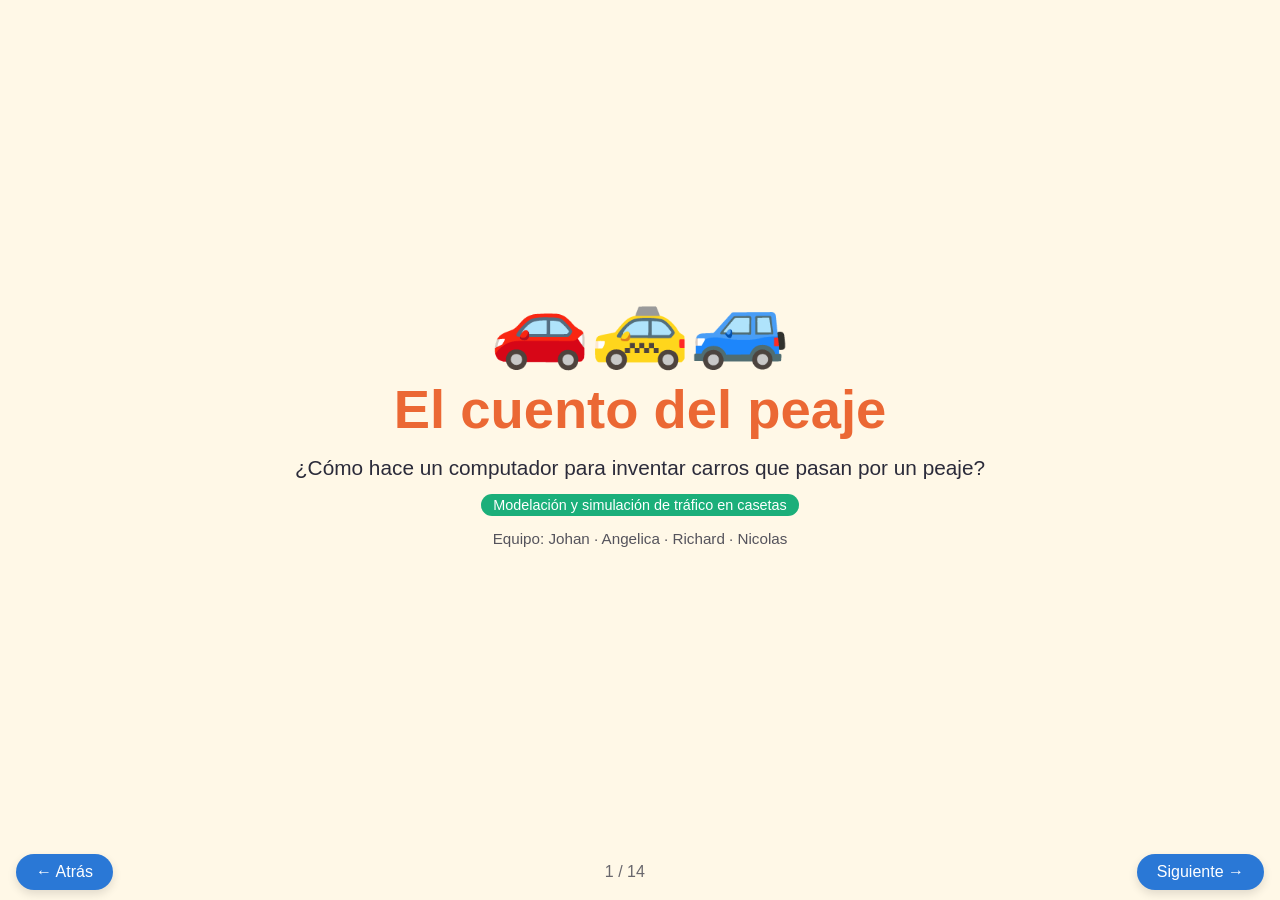
<file: El cuento del peaje (ampliada).html>
<!DOCTYPE html>
<html lang="es">
<head>
<meta charset="utf-8">
<meta name="viewport" content="width=device-width, initial-scale=1, viewport-fit=cover">
<title>El cuento del peaje</title>
<style>
:root{--bg:#fff8e7;--fg:#2b2b3a;--card:#fff;--a:#2a78d6;--b:#eb6834;--c:#1baf7a;--shadow:rgba(0,0,0,.12);box-sizing:border-box;padding-top:env(safe-area-inset-top,0px);padding-bottom:env(safe-area-inset-bottom,0px)}
@media (prefers-color-scheme:dark){:root:not([data-theme="light"]){--bg:#1d1d2b;--fg:#f4f1e8;--card:#2a2a3d;--shadow:rgba(0,0,0,.5)}}
:root[data-theme="dark"]{--bg:#1d1d2b;--fg:#f4f1e8;--card:#2a2a3d;--shadow:rgba(0,0,0,.5)}
html{scroll-padding-top:env(safe-area-inset-top,0px);height:100%}
*{box-sizing:border-box}
body{margin:0;height:100%;background:var(--bg);color:var(--fg);font-family:"Comic Sans MS","Chalkboard SE","Trebuchet MS",sans-serif;overflow:hidden}
.deck{height:100%;position:relative}
.slide{position:absolute;inset:0;display:none;flex-direction:column;align-items:center;justify-content:center;padding:20px 20px 84px;text-align:center;gap:12px;overflow-y:auto}
.slide.on{display:flex}
h1{font-size:clamp(2rem,6vw,3.4rem);margin:0;color:var(--b)}
h2{font-size:clamp(1.4rem,3.8vw,2.3rem);margin:0;color:var(--a)}
p{font-size:clamp(.95rem,2.1vw,1.3rem);max-width:820px;margin:0;line-height:1.4}
.big{font-size:clamp(2.6rem,8vw,5rem);line-height:1}
.row{display:flex;flex-wrap:wrap;gap:14px;justify-content:center;max-width:980px;width:100%}
.card{background:var(--card);border-radius:18px;padding:14px 18px;box-shadow:0 6px 16px var(--shadow);flex:1 1 220px;max-width:300px;font-size:clamp(.9rem,1.8vw,1.1rem)}
.card b{display:block;font-size:1.1em;margin-bottom:4px}
.tag{background:var(--c);color:#fff;border-radius:999px;padding:3px 12px;font-size:.9rem}
.who{background:var(--b);color:#fff;border-radius:999px;padding:3px 14px;font-size:.9rem}
.nerd{font-size:clamp(.78rem,1.6vw,.95rem);background:var(--card);border-left:6px solid var(--b);padding:8px 14px;border-radius:10px;max-width:860px;text-align:left}
code{font-family:Consolas,monospace;color:var(--b)}
.split{display:flex;flex-wrap:wrap;gap:16px;align-items:center;justify-content:center;max-width:1000px;width:100%}
.split>*{flex:1 1 300px}
.chart{background:var(--card);border-radius:18px;padding:8px;box-shadow:0 6px 16px var(--shadow)}
.chart svg{width:100%;height:auto;display:block;color:var(--fg)}
.chart small{display:block;opacity:.75;font-size:.8rem}
table{border-collapse:collapse;background:var(--card);border-radius:12px;overflow:hidden;font-size:clamp(.8rem,1.7vw,1rem)}
td,th{padding:6px 12px;border-bottom:1px solid var(--shadow)}
.ok{color:var(--c);font-weight:bold}.no{color:var(--b);font-weight:bold}
.tw{overflow-x:auto;max-width:100%}
.nav{position:fixed;left:0;right:0;bottom:0;padding:10px 16px calc(10px + env(safe-area-inset-bottom,0px));display:flex;justify-content:space-between;align-items:center;gap:10px;background:var(--bg)}
button{font:inherit;font-size:1rem;border:0;border-radius:999px;padding:9px 20px;background:var(--a);color:#fff;cursor:pointer;box-shadow:0 4px 10px var(--shadow)}
button.alt{background:var(--b);margin-top:6px}
#cnt{opacity:.7}
@page{size:landscape;margin:10mm}
@media print{
	:root{--bg:#fff;--fg:#222;--card:#fff;--shadow:rgba(0,0,0,.15)}
	html,body{height:auto;overflow:visible;background:#fff;color:#222}
	.deck{height:auto}
	.slide,.slide.on{display:flex!important;position:relative;inset:auto;width:100%;height:180mm;min-height:180mm;overflow:hidden;padding:10mm;break-after:page;page-break-after:always}
	.slide:last-child{break-after:auto;page-break-after:auto}
	.nav,button{display:none!important}
	.card,.chart,.nerd{box-shadow:none;border:1px solid #ddd}
}
</style>
</head>
<body>
<div class="deck">

<section class="slide on">
<div class="big">🚗🚕🚙</div>
<h1>El cuento del peaje</h1>
<p>¿Cómo hace un computador para inventar carros que pasan por un peaje?</p>
<span class="tag">Modelación y simulación de tráfico en casetas</span>
<p style="font-size:.95rem;opacity:.8">Equipo: Johan · Angelica · Richard · Nicolas</p>
</section>

<section class="slide">
<div class="big">🏗️</div>
<h2>El problema</h2>
<p>Queremos saber si un peaje necesita más cabinas, pero no podemos probarlo en la carretera de verdad. Entonces hacemos un peaje de mentiritas dentro del computador.</p>
<div class="row">
<div class="card"><b>📦 Los datos</b>Mock Traffic Data (Kaggle): 6 casetas; cada vez que pasa un carro se anota su placa y la hora.</div>
<div class="card"><b>🎯 La meta</b>Inventar carros que se comporten como los reales: cuándo llegan y cuánto tardan.</div>
</div>
<div class="nerd">Dataset de Bon Crowder (INFORMS 2019, flujo de costo mínimo en redes). Columnas: <code>id, plate_id, time_node_1 … time_node_6</code>.</div>
</section>

<section class="slide">
<span class="who">Johan</span>
<h2>Dos preguntas simples</h2>
<div class="row">
<div class="card"><div class="big" style="font-size:2.6rem">⏱️🚗</div><b>N: ¿cuántos carros llegan a la caseta 1 en un minuto?</b>Se cuentan de uno en uno: 0, 1, 2…<br><span class="tag">Discreta</span></div>
<div class="card"><div class="big" style="font-size:2.6rem">🛣️⌛</div><b>T: ¿cuánto tarda un carro de la caseta 1 a la 2?</b>Puede ser 9.5 o 10.2 minutos…<br><span class="tag">Continua</span></div>
</div>
</section>

<section class="slide">
<span class="who">Johan</span>
<h2>La caja de herramientas 🧰</h2>
<div class="row">
<div class="card"><b>pandas</b>La tabla de Excel del programador. Lee el CSV.</div>
<div class="card"><b>numpy</b>Cuentas rápidas con muchos números.</div>
<div class="card"><b>scipy.stats</b>Las distribuciones y las pruebas (KS, χ², Shapiro).</div>
<div class="card"><b>statsmodels</b>Prueba de Lilliefors para la normalidad.</div>
<div class="card"><b>matplotlib</b>Dibuja los histogramas y boxplots.</div>
<div class="card"><b>leer_datos()</b>Abre .csv o .zip y revisa que estén las 8 columnas, como un portero de la fiesta.</div>
</div>
<div class="nerd"><code>leer_datos</code> detecta el separador (<code>,</code> o <code>;</code>) con <code>sep=None</code>, limpia los nombres de columnas y lanza <code>ValueError</code> si faltan. Todas las pruebas usan α = 0.05.</div>
</section>

<section class="slide">
<span class="who">Angelica</span>
<h2>Carros por minuto: gana Poisson 🏆</h2>
<div class="split">
<div class="chart"><div id="c1"></div><small>Curva Poisson con λ ≈ 2.083 (teórica, dibujada aquí)</small></div>
<div>
<p>Poisson sirve para contar cosas raras que pasan una por una y sin avisar, como carros que llegan.</p>
<p style="margin-top:8px">Se comprobó así:</p>
<div class="nerd" style="margin-top:6px">• Media ≈ varianza (índice de dispersión ≈ 1)<br>• χ²: p ≈ 0.40, no rechaza<br>• Menor AIC con un solo parámetro<br>• Se descartó la binomial negativa: ajustaba igual, pero es más compleja</div>
</div>
</div>
</section>

<section class="slide">
<span class="who">Angelica</span>
<h2>Tiempo de recorrido: gana la Normal 🔔</h2>
<div class="split">
<div class="chart"><div id="c2"></div><small>Normal con μ ≈ 10.02 y σ ≈ 2.60 (teórica, dibujada aquí)</small></div>
<div>
<p>Si sumas muchos retrasos pequeñitos (semáforo, curva, moto lenta), sale una campana. Eso dice el Teorema del Límite Central.</p>
<div class="nerd" style="margin-top:8px">• Histograma simétrico, media ≈ mediana, Q-Q recto<br>• Shapiro, Lilliefors y otras pruebas: no rechazan<br>• Mejor en KS, χ², AIC y BIC; la Weibull queda a +17 de AIC<br>• Sin cola larga a la derecha, así que no hace falta lognormal</div>
</div>
</div>
</section>

<section class="slide">
<span class="who">Richard</span>
<h2>Paso 1: fabricar números al azar 🎲</h2>
<div class="split">
<div>
<p>Receta del generador propio (GCL): multiplica, suma y quédate con el sobrante. Repite y reparte entre m para tener números entre 0 y 1.</p>
<div class="nerd" style="margin-top:8px"><code>X(i+1) = (a·X(i) + c) mod m</code><br>a = 1664525, c = 1013904223, m = 2³²<br>Clase <code>GCL</code> con <code>aleatorio()</code> y <code>uniformes(n)</code> (excluye el 0 exacto por el log). Validado con 6 pruebas.</div>
</div>
<div class="chart"><div id="c3"></div><small>5 000 números del GCL: todas las barras deberían medir casi lo mismo</small><button class="alt" onclick="drawU()">🔁 Generar otros</button></div>
</div>
</section>

<section class="slide">
<span class="who">Richard</span>
<h2>Paso 2: del número al azar al nº de carros 🪜</h2>
<div class="split">
<div class="chart"><div id="c4"></div><small>Escalera de probabilidad acumulada de Poisson</small><button class="alt" onclick="drawInv()">🎯 Sortear U</button></div>
<div>
<p>Sale un número U entre 0 y 1. Lo miramos en la escalera: el escalón donde cae dice cuántos carros llegaron.</p>
<div class="nerd" style="margin-top:8px"><b>Transformada inversa discreta:</b> N = el menor k tal que F(k) ≥ U. La FDA de Poisson se calcula de forma recursiva: p(k+1) = p(k)·λ/(k+1).</div>
</div>
</div>
</section>

<section class="slide">
<span class="who">Richard</span>
<h2>Paso 3: del número al azar al tiempo ⌛</h2>
<div class="split">
<div>
<p>Con dos números al azar se arma un tiempo en forma de campana (Box–Muller). Si sale negativo lo botamos, porque no hay tiempos menores que 0.</p>
<div class="nerd" style="margin-top:8px">Z = √(−2·ln U1)·sen(2π·U2)<br>T = μ + σ·Z, con μ = 10.02 y σ = 2.60<br>Función <code>normal_box_muller()</code>, con rechazo de valores ≤ 0.</div>
</div>
<div class="chart"><div id="c5"></div><small>5 000 tiempos generados con nuestro GCL vs. la campana teórica</small><button class="alt" onclick="drawBM()">🔁 Generar otros</button></div>
</div>
</section>

<section class="slide">
<span class="who">Nicolas</span>
<h2>¿Los carros inventados se parecen a los reales? 🔬</h2>
<div class="tw"><table>
<tr><th>Prueba</th><th>Compara</th><th>Resultado</th></tr>
<tr><td>KS de dos muestras</td><td>real vs. simulado</td><td class="ok">No rechaza ✔</td></tr>
<tr><td>t de Welch</td><td>medias</td><td class="ok">No rechaza ✔</td></tr>
<tr><td>Levene</td><td>varianzas</td><td class="ok">No rechaza ✔</td></tr>
<tr><td>Shapiro–Wilk</td><td>¿lo simulado es normal?</td><td class="ok">No rechaza ✔</td></tr>
<tr><td>KS vs. Normal teórica (800 datos)</td><td>con esta semilla</td><td class="no">Rechaza (p ≈ 0.02) ✘</td></tr>
<tr><td>KS vs. Normal teórica (100 000 datos)</td><td>misma semilla</td><td class="ok">No rechaza (p ≈ 0.87) ✔</td></tr>
</table></div>
<p style="font-size:1rem">"No rechaza H₀" significa que no encontramos diferencias.</p>
</section>

<section class="slide">
<span class="who">Nicolas</span>
<div class="big">🍀</div>
<h2>La lección de la mala suerte</h2>
<p>Una prueba rechazó porque, con 800 datos, la media simulada salió un poquito baja (9.78 vs. 10.02 min). Es como lanzar una moneda 10 veces y que salgan 7 caras: pasa.</p>
<p>Con 100 000 datos el mismo generador pasa la prueba. Por eso una simulación se corre <b>varias veces (réplicas)</b>, no solo una.</p>
<div class="nerd">La probabilidad de que el truncamiento en 0 actúe es ≈ 6 en 100 000: garantiza tiempos posibles sin cambiar la distribución.</div>
</section>

<section class="slide">
<span class="who">Nicolas</span>
<h2>Conclusiones y límites</h2>
<div class="row">
<div class="card"><b>✅ Lo logrado</b>Llegadas ~ Poisson(2.08/min) y tiempos ~ Normal(10.02, 2.60), generadas con GCL propio, transformada inversa y Box–Muller.</div>
<div class="card"><b>🧩 Para qué sirve</b>Es el motor de una simulación de colas (M/G/c): cuántas cabinas abrir, cuánta fila habrá, qué pasa con +20 % de carros.</div>
<div class="card"><b>⚠️ Límites</b>Datos mock de un solo día; λ constante (sin horas pico); no distingue tipos de vehículo; solo el tramo 1→2.</div>
</div>
</section>

<section class="slide">
<div class="big">👌</div>
<h1>¡Gracias!</h1>
<p>¿Preguntas?</p>
</section>

<section class="slide">
<div class="big">🙌</div>
<h1>Referencias</h1>
<p>https://colab.research.google.com/drive/1DNazXU6mfM3LJAEhGmxxbEI94P0FJyM-?usp=sharing</p>
<p>https://www.kaggle.com/datasets/mathfour/mock-traffic-data?resource=download</p>
</section>

</div>
<div class="nav"><button id="prev">← Atrás</button><span id="cnt"></span><button id="next">Siguiente →</button></div>
<script>
var s=document.querySelectorAll('.slide'),i=0,cnt=document.getElementById('cnt');
function go(n){i=Math.max(0,Math.min(s.length-1,n));s.forEach(function(e,k){e.classList.toggle('on',k===i)});cnt.textContent=(i+1)+' / '+s.length}
document.getElementById('prev').onclick=function(){go(i-1)};
document.getElementById('next').onclick=function(){go(i+1)};
document.addEventListener('keydown',function(e){if(e.key==='ArrowRight'||e.key===' ')go(i+1);if(e.key==='ArrowLeft')go(i-1)});
function gcl(seed){var x=seed%4294967296;return function(){x=(1664525*x+1013904223)%4294967296;return x/4294967296}}
function nz(r){var u;do{u=r()}while(u===0);return u}
var A='#2a78d6',B='#eb6834';
// helper de dibujo: o.bars=[[x0,x1,h]], o.line=[[x,y]], o.vline=x
function chart(id,o){var W=600,H=260,m=34,sx=function(x){return m+(x-o.x0)/(o.x1-o.x0)*(W-2*m)},sy=function(y){return H-m-y/o.ymax*(H-2*m)},t='<svg viewBox="0 0 '+W+' '+H+'"><line x1="'+m+'" y1="'+(H-m)+'" x2="'+(W-m)+'" y2="'+(H-m)+'" stroke="currentColor" opacity=".5"/>';
(o.bars||[]).forEach(function(b){t+='<rect x="'+(sx(b[0])+1)+'" y="'+sy(b[2])+'" width="'+Math.max(1,sx(b[1])-sx(b[0])-2)+'" height="'+(H-m-sy(b[2]))+'" fill="'+(o.col||A)+'" opacity=".7"/>'});
if(o.line)t+='<polyline fill="none" stroke="'+(o.lcol||B)+'" stroke-width="3" points="'+o.line.map(function(p){return sx(p[0]).toFixed(1)+','+sy(p[1]).toFixed(1)}).join(' ')+'"/>';
if(o.vline!=null)t+='<line x1="'+m+'" y1="'+sy(o.vline)+'" x2="'+(W-m)+'" y2="'+sy(o.vline)+'" stroke="'+B+'" stroke-dasharray="6 4" stroke-width="2"/>';
o.ticks.forEach(function(k){t+='<text x="'+sx(k)+'" y="'+(H-12)+'" font-size="13" text-anchor="middle" fill="currentColor">'+k+'</text>'});
document.getElementById(id).innerHTML=t+'</svg>'}
var lam=2.083,pm=[Math.exp(-lam)];for(var k=1;k<=12;k++)pm.push(pm[k-1]*lam/k);
chart('c1',{x0:0,x1:10,ymax:.3,bars:pm.slice(0,10).map(function(p,k){return[k,k+1,p]}),ticks:[0,1,2,3,4,5,6,7,8,9]});
function npdf(x,m,sd){return Math.exp(-.5*Math.pow((x-m)/sd,2))/(sd*Math.sqrt(2*Math.PI))}
var mu=10.02,sd=2.6,nl=[];for(var x=0;x<=20;x+=.25)nl.push([x,npdf(x,mu,sd)]);
chart('c2',{x0:0,x1:20,ymax:.17,line:nl,lcol:A,ticks:[0,5,10,15,20]});
function drawU(){var r=gcl(Math.floor(Math.random()*1e9)),c=new Array(10).fill(0);for(var n=0;n<5000;n++)c[Math.floor(nz(r)*10)]++;
chart('c3',{x0:0,x1:1,ymax:1.6,bars:c.map(function(v,k){return[k/10,(k+1)/10,v/500]}),line:[[0,1],[1,1]],ticks:[0,.5,1]})}
var cdf=[],ac=0;pm.forEach(function(p){ac+=p;cdf.push(ac)});
function drawInv(){var u=nz(gcl(Math.floor(Math.random()*1e9))),n=0;while(cdf[n]<u)n++;
var bars=cdf.slice(0,10).map(function(F,k){return[k,k+1,F]});
chart('c4',{x0:0,x1:10,ymax:1.05,bars:bars,col:A,vline:u,ticks:[0,1,2,3,4,5,6,7,8,9]});
document.querySelector('#c4').nextElementSibling.textContent='U = '+u.toFixed(3)+' → llegan N = '+n+' carros'}
function drawBM(){var r=gcl(Math.floor(Math.random()*1e9)),c=new Array(20).fill(0),tot=0;
while(tot<5000){var u1=nz(r),u2=nz(r),z=Math.sqrt(-2*Math.log(u1)),ts=[mu+sd*z*Math.cos(2*Math.PI*u2),mu+sd*z*Math.sin(2*Math.PI*u2)];
ts.forEach(function(t){if(t>0&&t<20&&tot<5000){c[Math.floor(t)]++;tot++}})}
chart('c5',{x0:0,x1:20,ymax:.17,bars:c.map(function(v,k){return[k,k+1,v/5000]}),line:nl,ticks:[0,5,10,15,20]})}
drawU();drawInv();drawBM();go(0);
</script>
</body>
</html>
</file>
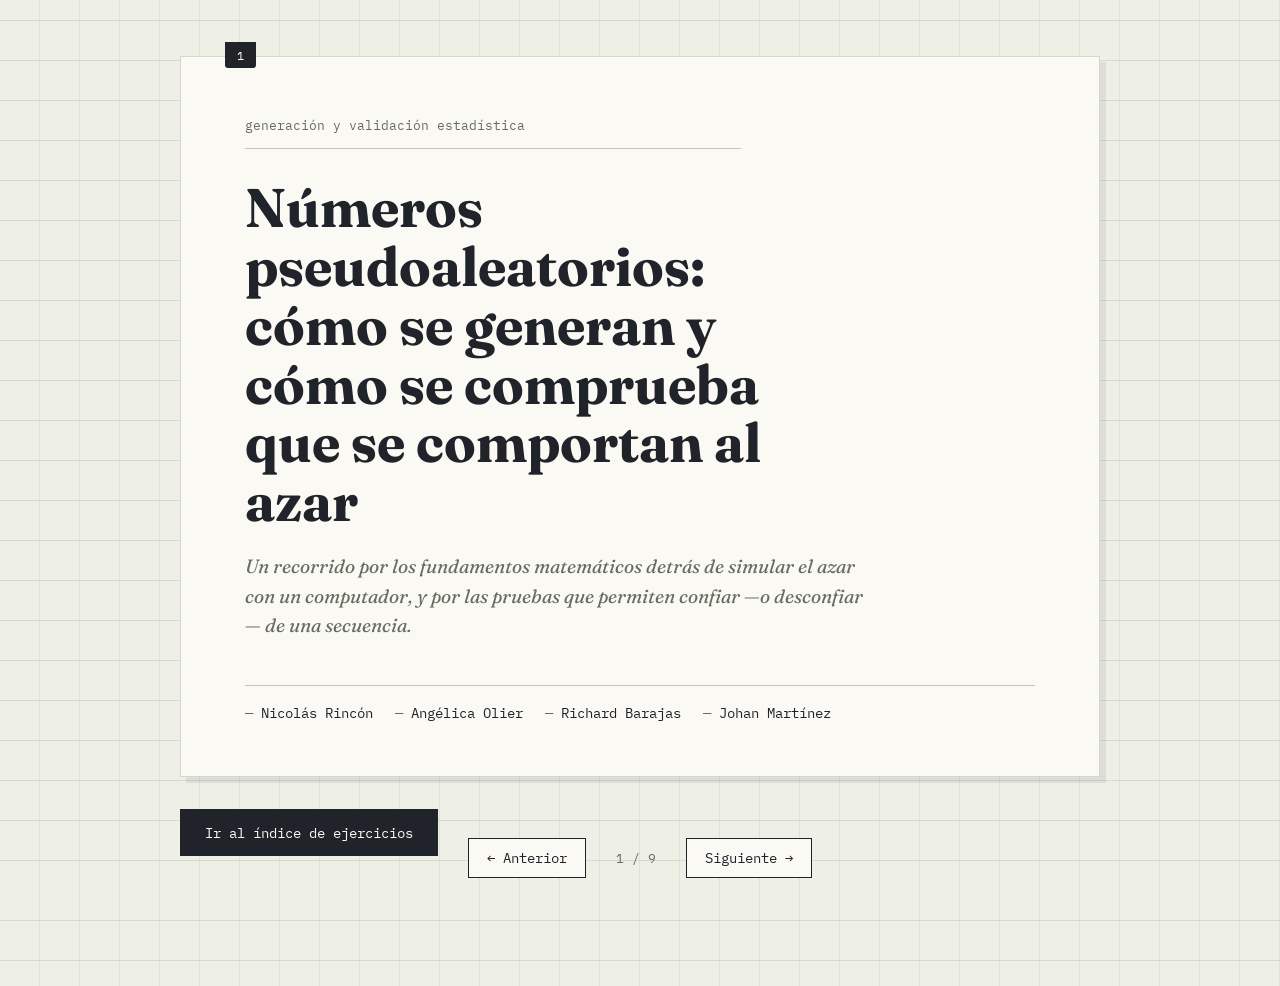
<file: templates/Presentacion.html>
<!DOCTYPE html>
<html lang="es">
<head>
<meta charset="UTF-8">
<meta name="viewport" content="width=device-width, initial-scale=1.0">
<title>Números pseudoaleatorios · Generación y validación</title>
<link rel="preconnect" href="https://fonts.googleapis.com">
<link rel="preconnect" href="https://fonts.gstatic.com" crossorigin>
<link href="https://fonts.googleapis.com/css2?family=Fraunces:opsz,wght@9..144,400;9..144,500;9..144,600;9..144,700&family=IBM+Plex+Mono:wght@400;500;600&display=swap" rel="stylesheet">
<style>
  :root{
    --paper:#eef0e6;
    --paper-2:#e6e9dc;
    --ink:#20242a;
    --rule:#c4c9b6;
    --muted:#666c5e;
    --reject:#b8402f;
    --accept:#356b4c;
    --mark:#c9822f;
    --white:#faf9f4;
  }
  *{box-sizing:border-box;}
  html,body{height:100%;}
  body{
    margin:0;
    background:
      repeating-linear-gradient(0deg, transparent 0 39px, rgba(196,201,182,.55) 39px 40px),
      repeating-linear-gradient(90deg, transparent 0 39px, rgba(196,201,182,.35) 39px 40px),
      var(--paper);
    color:var(--ink);
    font-family:'Fraunces', Georgia, serif;
    -webkit-font-smoothing:antialiased;
  }
  .mono{font-family:'IBM Plex Mono', 'Courier New', monospace;}

  .baraja{
    max-width:960px;
    margin:0 auto;
    padding:56px 20px 130px;
  }
  .hoja{
    display:none;
    position:relative;
    background:var(--white);
    border:1px solid rgba(32,36,42,.16);
    box-shadow:6px 6px 0 rgba(32,36,42,.08);
    padding:58px 64px 54px;
    min-height:580px;
  }
  .hoja.activa{display:block;}

  .pestana{
    position:absolute;
    top:-15px; left:44px;
    background:var(--ink);
    color:var(--white);
    font-size:.72rem;
    letter-spacing:.02em;
    padding:6px 12px 5px;
    border-radius:0 0 3px 3px;
  }

  .tema{
    margin:0 0 30px;
    color:var(--muted);
    font-size:.82rem;
    border-bottom:1px solid var(--rule);
    padding-bottom:12px;
  }

  h1{font-size:clamp(2.1rem,5vw,3.4rem); line-height:1.08; font-weight:700; margin:0 0 20px; max-width:16ch;}
  h2{font-size:clamp(1.7rem,4vw,2.5rem); font-weight:700; margin:0 0 30px; max-width:20ch;}
  h3{font-size:1.18rem; font-weight:600; margin:0 0 6px;}
  p{font-size:1.05rem; line-height:1.62; margin:0 0 14px; max-width:62ch;}
  ul, ol{padding-left:1.15em; margin:0;}
  li{font-size:1.03rem; line-height:1.65; margin-bottom:9px; max-width:58ch;}

  .subtitulo{color:var(--muted); font-size:1.2rem; line-height:1.55; max-width:52ch; font-family:'Fraunces', serif; font-style:italic;}

  .autores{
    margin-top:44px; padding-top:18px; border-top:1px solid var(--rule);
    display:flex; flex-wrap:wrap; gap:8px 22px;
  }
  .autores span{font-family:'IBM Plex Mono'; font-size:.86rem; color:var(--ink);}
  .autores span::before{content:"— "; color:var(--muted);}

  .dupla{display:grid; grid-template-columns:1fr 1fr; gap:26px;}
  .cuadricula{display:grid; grid-template-columns:1fr 1fr; gap:20px; margin-top:8px;}

  .celda{
    padding:20px 22px;
    background:var(--paper-2);
    border-left:3px solid var(--ink);
  }
  .celda p{margin:0; font-size:.99rem;}
  .celda h3{margin-bottom:8px;}

  .formula{
    margin:26px 0;
    padding:22px 26px;
    background:var(--paper-2);
    border:1px dashed var(--rule);
    text-align:center;
    font-family:'Fraunces', serif;
    font-style:italic;
    font-size:1.25rem;
    color:var(--ink);
  }
  .formula small{display:block; margin-top:8px; font-family:'IBM Plex Mono'; font-style:normal; font-size:.78rem; color:var(--muted); letter-spacing:.01em;}

  .marca-h0{
    display:inline-block; padding:3px 9px; margin:0 2px;
    font-family:'IBM Plex Mono'; font-size:.86rem;
    background:rgba(32,36,42,.07); border-radius:2px;
  }

  .veredicto{display:flex; gap:16px; margin-top:22px; flex-wrap:wrap;}
  .veredicto .item{flex:1; min-width:220px; padding:16px 18px; border-top:3px solid;}
  .veredicto .rechaza{border-color:var(--reject);}
  .veredicto .acepta{border-color:var(--accept);}
  .veredicto .item .titulo{font-family:'IBM Plex Mono'; font-size:.82rem; margin-bottom:6px;}
  .veredicto .rechaza .titulo{color:var(--reject);}
  .veredicto .acepta .titulo{color:var(--accept);}
  .veredicto .item p{margin:0; font-size:.95rem;}

  .pasos{counter-reset:paso; margin-top:6px;}
  .paso{
    counter-increment:paso;
    position:relative;
    padding:14px 0 14px 52px;
    border-bottom:1px solid var(--rule);
  }
  .paso:last-child{border-bottom:none;}
  .paso::before{
    content:counter(paso);
    position:absolute; left:0; top:12px;
    width:32px; height:32px; border-radius:50%;
    background:var(--ink); color:var(--white);
    font-family:'IBM Plex Mono'; font-size:.9rem;
    display:grid; place-items:center;
  }
  .paso strong{display:block; font-family:'Fraunces'; font-size:1.05rem; margin-bottom:2px;}
  .paso span{font-size:.96rem; color:var(--muted);}

  .flujo{
    display:flex; align-items:stretch; gap:0; margin:28px 0 6px; flex-wrap:wrap;
  }
  .flujo .caja{
    flex:1; min-width:130px; padding:16px 14px; background:var(--paper-2);
    text-align:center; font-size:.92rem; border-top:3px solid var(--ink);
  }
  .flujo .caja b{display:block; font-family:'Fraunces'; font-size:1.02rem; margin-bottom:4px;}
  .flujo .flecha{display:flex; align-items:center; justify-content:center; width:34px; color:var(--muted); font-size:1.3rem;}

  .nota{
    margin-top:26px; padding:14px 18px; border-left:3px solid var(--mark);
    background:rgba(201,130,47,.08); color:var(--ink); font-size:.96rem;
  }
  .nota p{margin:0; max-width:none;}

  .ir-index{
    display:inline-block; margin-top:32px; padding:13px 24px;
    background:var(--ink); color:var(--white); text-decoration:none;
    font-family:'IBM Plex Mono'; font-size:.9rem; border:1px solid var(--ink);
  }
  .ir-index:hover{background:var(--white); color:var(--ink);}

  .controles{
    position:fixed; left:0; right:0; bottom:22px;
    display:flex; justify-content:center; align-items:center; gap:18px;
  }
  .controles button{
    font-family:'IBM Plex Mono'; font-size:.85rem;
    border:1px solid var(--ink); background:var(--white); color:var(--ink);
    padding:10px 18px; cursor:pointer;
  }
  .controles button:hover{background:var(--ink); color:var(--white);}
  #contador{font-family:'IBM Plex Mono'; font-size:.82rem; color:var(--muted); min-width:64px; text-align:center;}

  @media (max-width:720px){
    .baraja{padding:34px 10px 120px;}
    .hoja{padding:40px 24px 34px; min-height:auto;}
    .dupla, .cuadricula{grid-template-columns:1fr;}
    .veredicto{flex-direction:column;}
  }
</style>
</head>
<body>

<main class="baraja">

  <section class="hoja activa">
    <span class="pestana mono">1</span>
    <p class="tema mono">generación y validación estadística</p>
    <h1>Números pseudoaleatorios: cómo se generan y cómo se comprueba que se comportan al azar</h1>
    <p class="subtitulo">Un recorrido por los fundamentos matemáticos detrás de simular el azar con un computador, y por las pruebas que permiten confiar —o desconfiar— de una secuencia.</p>
    <div class="autores">
      <span>Nicolás Rincón</span><span>Angélica Olier</span><span>Richard Barajas</span><span>Johan Martínez</span>
    </div>
  </section>

  <section class="hoja">
    <span class="pestana mono">02 / 09</span>
    <p class="tema mono">el problema de fondo</p>
    <h2>Un computador no puede tirar los dados</h2>
    <p>Un computador es una máquina determinista: la misma entrada siempre produce la misma salida. Sin embargo, muchas aplicaciones —simulaciones, criptografía, juegos, muestreo estadístico— necesitan números que <em>se comporten</em> como si fueran al azar.</p>
    <p>La salida es esa contradicción resuelta a medias: una fórmula fija que, aplicada una y otra vez, produce una secuencia que un observador no puede distinguir fácilmente de una muestra realmente aleatoria.</p>
    <div class="cuadricula">
      <article class="celda">
        <h3>Número aleatorio</h3>
        <p>Proviene de un fenómeno físico impredecible: ruido térmico, tiempos de un usuario, radiación. No se puede reproducir dos veces.</p>
      </article>
      <article class="celda">
        <h3>Número pseudoaleatorio</h3>
        <p>Proviene de una fórmula determinista. Dado el mismo punto de partida, la secuencia completa vuelve a repetirse exactamente igual.</p>
      </article>
    </div>
    <div class="nota"><p>Que sea determinista no es un defecto: es lo que permite reproducir un experimento y depurar el sistema.</p></div>
  </section>

  <section class="hoja">
    <span class="pestana mono">03 / 09</span>
    <p class="tema mono">vocabulario clave</p>
    <h2>Semilla, período y normalización</h2>
    <p>Toda la secuencia depende de tres ideas que se repiten en cualquier generador, sin importar la fórmula que use.</p>
    <div class="cuadricula">
      <article class="celda">
        <h3>Semilla (X₀)</h3>
        <p>El valor inicial. Cambiarla cambia toda la secuencia que sigue, aunque la fórmula sea idéntica.</p>
      </article>
      <article class="celda">
        <h3>Período</h3>
        <p>Cuántos números aparecen antes de que la secuencia empiece a repetirse. Un período corto es señal de un mal generador.</p>
      </article>
      <article class="celda">
        <h3>Normalización</h3>
        <p>El generador produce enteros; se divide por una constante para llevarlos al intervalo (0, 1), donde viven las pruebas estadísticas.</p>
      </article>
      <article class="celda">
        <h3>Ciclo detectado</h3>
        <p>El punto exacto en que un valor ya generado vuelve a aparecer, marcando el fin del período real observado.</p>
      </article>
    </div>
  </section>

  <section class="hoja">
    <span class="pestana mono">04 / 09</span>
    <p class="tema mono">dos maneras de generar</p>
    <h2>Cuadrados medios frente a congruencial lineal</h2>
    <div class="dupla">
      <div>
        <h3>Cuadrados medios</h3>
        <p>El método más antiguo, propuesto por von Neumann. Eleva al cuadrado el valor anterior y extrae los dígitos centrales como siguiente valor. No usa un módulo: la propia longitud del número limita el resultado.</p>
        <p style="color:var(--muted); font-size:.92rem;">Es intuitivo, pero tiende a degenerar rápido: puede converger a cero o entrar en ciclos muy cortos.</p>
      </div>
      <div>
        <h3>Congruencial lineal</h3>
        <p>El estándar de facto. Combina un multiplicador, un incremento y un módulo para producir el siguiente valor a partir del anterior mediante aritmética modular.</p>
        <p style="color:var(--muted); font-size:.92rem;">Bien elegidos los parámetros (a, c, m), garantiza el período más largo posible: recorre todos los residuos antes de repetirse.</p>
      </div>
    </div>
    <div class="formula">
      X<sub>i+1</sub> = X<sub>i</sub>², dígitos centrales &nbsp;·&nbsp; X<sub>i+1</sub> = (a·X<sub>i</sub> + c) mod m
      <small>no congruencial (izquierda) — congruencial lineal (derecha)</small>
    </div>
  </section>

  <section class="hoja">
    <span class="pestana mono">05 / 09</span>
    <p class="tema mono">por qué no basta con generar</p>
    <h2>Generar es fácil; confiar en el resultado, no</h2>
    <p>Cualquier fórmula produce una lista de números. El problema real es decidir si esa lista <em>se comporta</em> como una muestra de una distribución uniforme en (0, 1). Para eso se recurre a la lógica de las pruebas de hipótesis.</p>
    <p>Se parte de una <span class="marca-h0">hipótesis nula (H₀)</span>: la secuencia sí cumple la propiedad que se evalúa —media 1/2, varianza 1/12, uniformidad, independencia. Cada prueba busca evidencia en contra de esa suposición.</p>
    <div class="celda" style="border-left-color:var(--mark);">
      <h3>Nivel de significancia (α)</h3>
      <p>Es el riesgo que el usuario acepta correr de rechazar H₀ siendo en realidad cierta. El proyecto permite elegir 0.10, 0.05 o 0.01: entre más bajo, más evidencia exige la prueba antes de dudar de la secuencia.</p>
    </div>
  </section>

  <section class="hoja">
    <span class="pestana mono">06 / 09</span>
    <p class="tema mono">el conjunto de pruebas</p>
    <h2>Cuatro propiedades, cuatro pruebas</h2>
    <div class="cuadricula">
      <article class="celda">
        <h3>Media</h3>
        <p>Compara el promedio de la muestra contra el valor esperado de 1/2 para una uniforme perfecta.</p>
      </article>
      <article class="celda">
        <h3>Varianza</h3>
        <p>Compara la dispersión observada contra el valor esperado de 1/12.</p>
      </article>
      <article class="celda">
        <h3>Uniformidad</h3>
        <p>Chi-cuadrada y Kolmogorov-Smirnov comparan la forma completa de la distribución observada contra U(0,1), no solo un promedio.</p>
      </article>
      <article class="celda">
        <h3>Independencia</h3>
        <p>La prueba de corridas cuenta rachas por encima y por debajo de 0.5 para detectar si un valor influye en el siguiente.</p>
      </article>
    </div>
    <div class="nota"><p>Media y varianza vigilan valores puntuales; uniformidad e independencia vigilan la forma y el orden de la secuencia. Las cuatro son necesarias porque una secuencia puede pasar unas y fallar otras.</p></div>
  </section>

  <section class="hoja">
    <span class="pestana mono">07 / 09</span>
    <p class="tema mono">de los datos a la decisión</p>
    <h2>El camino de cada prueba</h2>
    <div class="pasos">
      <div class="paso"><strong>Partir de la secuencia</strong><span>Se toma la lista completa de números generados, ya normalizados en (0, 1).</span></div>
      <div class="paso"><strong>Calcular el estadístico</strong><span>Cada prueba resume la muestra en un único número que mide qué tan lejos está del comportamiento esperado bajo H₀.</span></div>
      <div class="paso"><strong>Ubicarlo en su distribución</strong><span>Ese estadístico se compara contra la distribución teórica que le corresponde (t, chi-cuadrada, Kolmogorov-Smirnov).</span></div>
      <div class="paso"><strong>Obtener el p-valor</strong><span>Mide la probabilidad de observar un resultado tan extremo como el obtenido si H₀ fuera cierta.</span></div>
    </div>
    <div class="veredicto">
      <div class="item rechaza"><div class="titulo mono">p-valor &lt; α</div><p>Se rechaza H₀: hay evidencia suficiente para dudar de la propiedad evaluada.</p></div>
      <div class="item acepta"><div class="titulo mono">p-valor ≥ α</div><p>No se rechaza H₀: la secuencia no muestra evidencia en contra de la propiedad.</p></div>
    </div>
  </section>

  <section class="hoja">
    <span class="pestana mono">08 / 09</span>
    <p class="tema mono">del papel a la pantalla</p>
    <h2>Cómo se organiza la aplicación</h2>
    <p>La herramienta web no cambia la teoría: solo le da una interfaz. El usuario entrega los parámetros y el sistema encadena generación y validación en un mismo flujo.</p>
    <div class="flujo">
      <div class="caja"><b>Entrada</b>algoritmo, parámetros e iteraciones</div>
      <div class="flecha">→</div>
      <div class="caja"><b>Generación</b>la secuencia y su período</div>
      <div class="flecha">→</div>
      <div class="caja"><b>Validación</b>las cuatro pruebas con el α elegido</div>
      <div class="flecha">→</div>
      <div class="caja"><b>Salida</b>tabla, ciclo y decisiones</div>
    </div>
    <p style="margin-top:24px;">Separar generación, cálculo estadístico e interfaz en piezas independientes es lo que permite que cada integrante domine y explique una parte distinta del sistema sin depender del resto.</p>
  </section>

  <section class="hoja">
    <span class="pestana mono">09 / 09</span>
    <p class="tema mono">cierre</p>
    <h2>Lo que verán en la demostración</h2>
    <ol>
      <li>Elegir entre cuadrados medios y congruencial lineal.</li>
      <li>Ingresar la semilla, los parámetros y el número de iteraciones.</li>
      <li>Fijar el nivel de significancia: 0.10, 0.05 o 0.01.</li>
      <li>Generar la secuencia y revisar si se detectó un ciclo.</li>
      <li>Leer el resumen de las cuatro pruebas y su decisión.</li>
    </ol>
    <div class="nota"><p>El código que implementa cada pieza —generadores, pruebas y la aplicación Flask— se explica a continuación, ya en el detalle técnico.</p></div>
  </section>

    <a class="ir-index" href="/index" aria-label="Ir al índice de ejercicios" title="Ir al índice de ejercicios">Ir al índice de ejercicios</a>
</main>

<nav class="controles" aria-label="Controles de presentación">
  <button type="button" id="anterior">← Anterior</button>
  <span id="contador" class="mono">1 / 9</span>
  <button type="button" id="siguiente">Siguiente →</button>
</nav>

<script>
  const hojas = document.querySelectorAll('.hoja');
  const contador = document.getElementById('contador');
  let actual = 0;
  function mostrar(indice){
    actual = (indice + hojas.length) % hojas.length;
    hojas.forEach((h,i)=>h.classList.toggle('activa', i===actual));
    contador.textContent = `${actual+1} / ${hojas.length}`;
  }
  document.getElementById('anterior').addEventListener('click', ()=>mostrar(actual-1));
  document.getElementById('siguiente').addEventListener('click', ()=>mostrar(actual+1));
  document.addEventListener('keydown', e=>{
    if(e.key==='ArrowLeft') mostrar(actual-1);
    if(e.key==='ArrowRight' || e.key===' ') mostrar(actual+1);
  });
</script>

</body>
</html>
</file>
